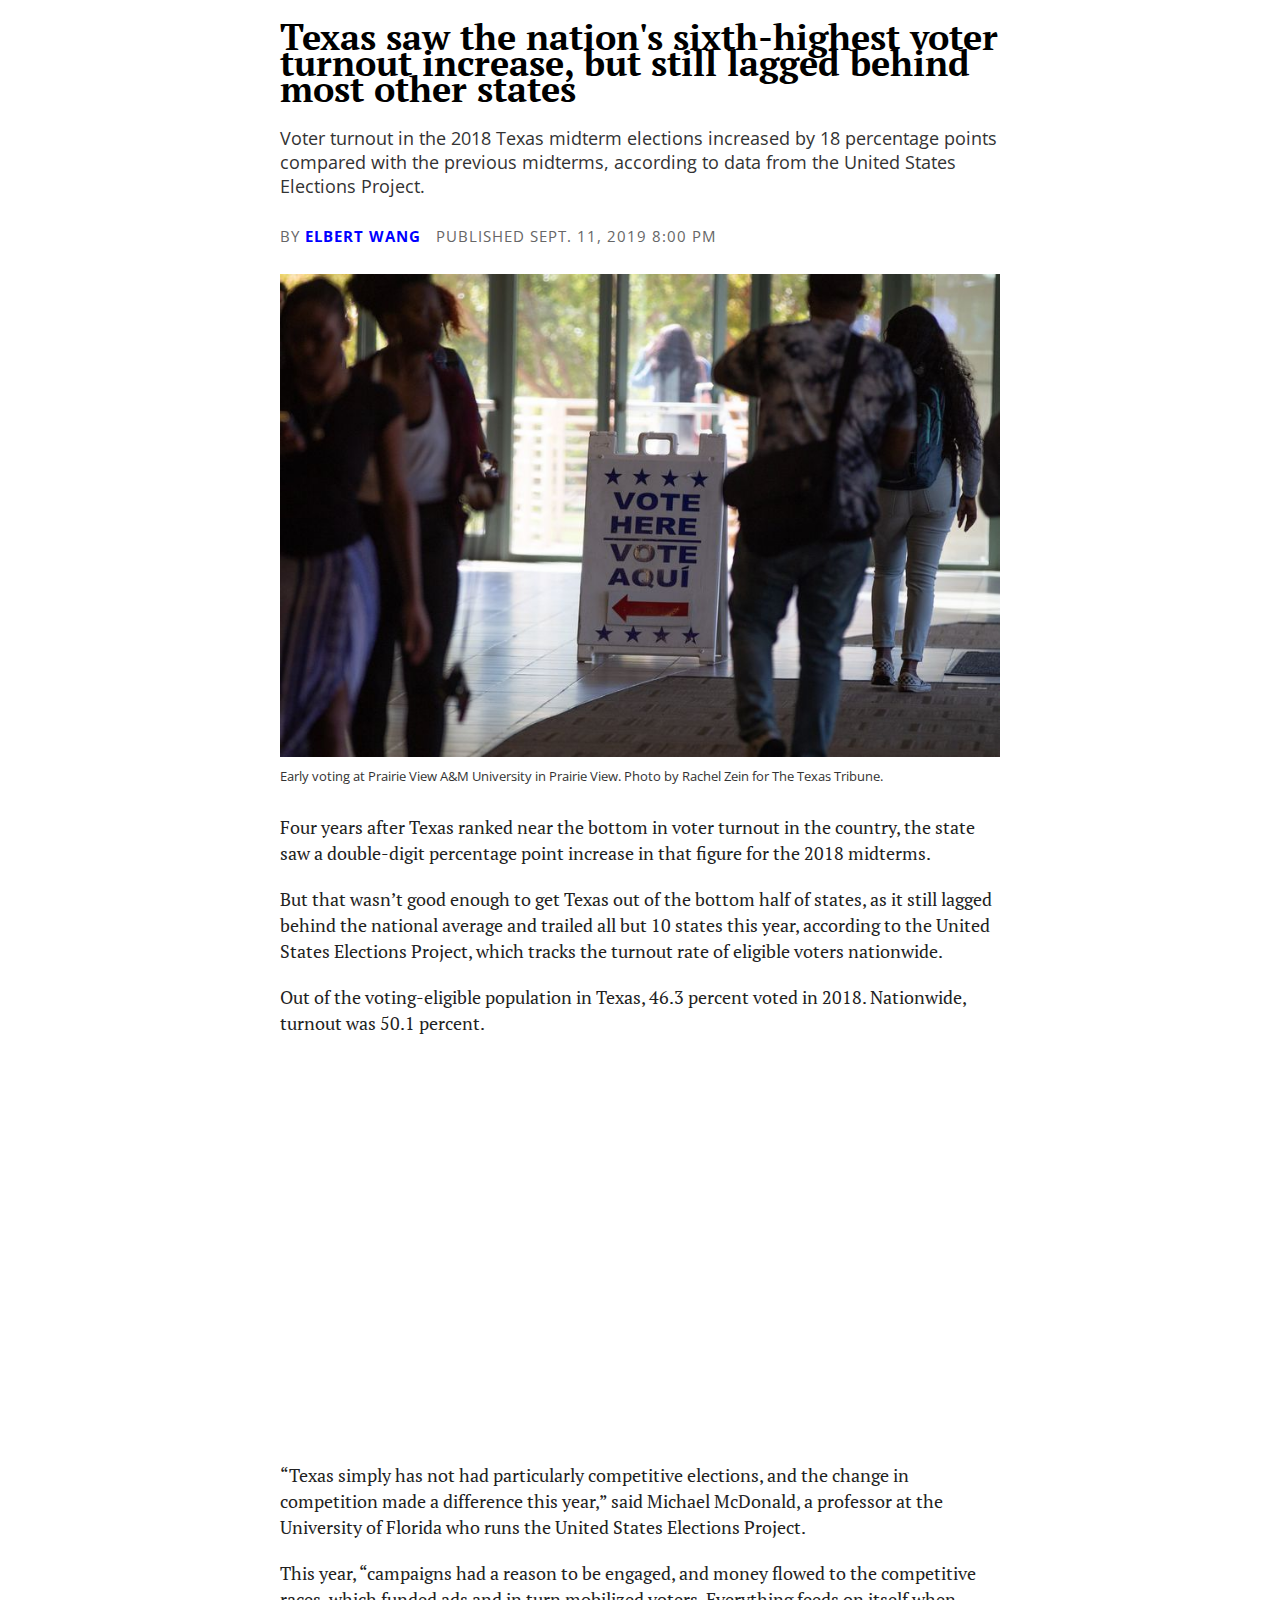
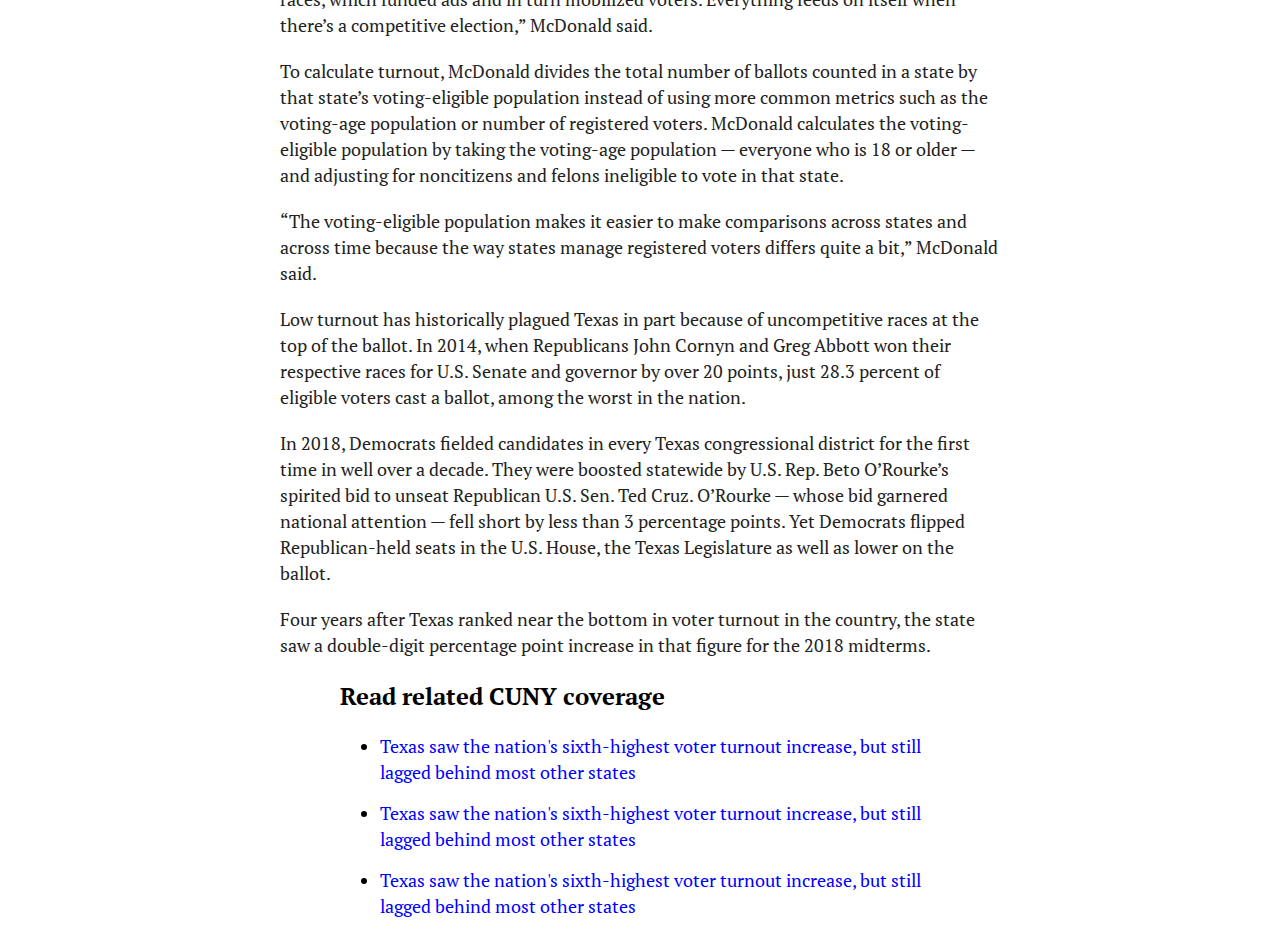
<file: completed.html>
<!DOCTYPE html>
<html>

<head>
    <meta charset="UTF-8">
    <meta name="viewport" content="width=device-width,initial-scale=1">
    <title></title>
    <meta name="author" content="name">
    <meta name="description" content="description here">
    <meta name="keywords" content="keywords,here">
    <link rel="shortcut icon" href="favicon.ico" type="image/vnd.microsoft.icon">
    <link href="https://fonts.googleapis.com/css?family=Open+Sans:400,700|PT+Serif:400,700&display=swap" rel="stylesheet">
    <link rel="stylesheet" href="styles.css" type="text/css">
</head>

<body>
    <main>
        <article>
            <div class="article-hed">
                <h1 class="hed">
                    Texas saw the nation's sixth-highest voter turnout increase, but still lagged behind most other states
                </h1>
                <h3 class="dek">
                    Voter turnout in the 2018 Texas midterm elections increased by 18 percentage points compared with the previous midterms, according to data from the United States Elections Project.
                </h3>
                <h5 class="byline">
                    By <span class="name"><a href="https://twitter.com/elbertwang1">Elbert Wang</a></span>
                    <time class="pub-date" datetime="2019-09-11 20:00">
                        Published Sept. 11, 2019 8:00 PM
                    </time>
                </h5>
            </div>
            <div class="article-photo">
                <img class="photo" src="images/earlyvoting.jpg">
                <p class="photo-caption">Early voting at Prairie View A&M University in Prairie View. Photo by Rachel Zein for The Texas Tribune.</p>
            </div>
            <div class="article-copy">
                <p class="copy">Four years after Texas ranked near the bottom in voter turnout in the country, the state saw a double-digit percentage point increase in that figure for the 2018 midterms.
                </p>
                <p class="copy">But that wasn’t good enough to get Texas out of the bottom half of states, as it still lagged behind the national average and trailed all but 10 states this year, according to the United States Elections Project, which tracks the turnout rate of eligible voters nationwide.
                </p>
                <p class="copy">Out of the voting-eligible population in Texas, 46.3 percent voted in 2018. Nationwide, turnout was 50.1 percent.
                </p>
                <iframe title="Voter turnout" aria-label="USA states choropleth map" id="datawrapper-chart-6ISWt" src="//datawrapper.dwcdn.net/6ISWt/1/" scrolling="no" frameborder="0" style="width: 0; min-width: 100% !important; border: none;" height="400"></iframe>
                <script type="text/javascript">
                ! function() {
                    "use strict";
                    window.addEventListener("message", function(a) {
                        if (void 0 !== a.data["datawrapper-height"])
                            for (var e in a.data["datawrapper-height"]) {
                                var t = document.getElementById("datawrapper-chart-" + e) || document.querySelector("iframe[src*='" + e + "']");
                                t && (t.style.height = a.data["datawrapper-height"][e] + "px")
                            }
                    })
                }();
                </script>
                <p class="copy">“Texas simply has not had particularly competitive elections, and the change in competition made a difference this year,” said Michael McDonald, a professor at the University of Florida who runs the United States Elections Project.
                </p>
                <p class="copy">This year, “campaigns had a reason to be engaged, and money flowed to the competitive races, which funded ads and in turn mobilized voters. Everything feeds on itself when there’s a competitive election,” McDonald said.
                </p>
                <p class="copy">To calculate turnout, McDonald divides the total number of ballots counted in a state by that state’s voting-eligible population instead of using more common metrics such as the voting-age population or number of registered voters. McDonald calculates the voting-eligible population by taking the voting-age population — everyone who is 18 or older — and adjusting for noncitizens and felons ineligible to vote in that state.
                </p>
                <p class="copy">“The voting-eligible population makes it easier to make comparisons across states and across time because the way states manage registered voters differs quite a bit,” McDonald said.
                </p>
                <p class="copy">Low turnout has historically plagued Texas in part because of uncompetitive races at the top of the ballot. In 2014, when Republicans John Cornyn and Greg Abbott won their respective races for U.S. Senate and governor by over 20 points, just 28.3 percent of eligible voters cast a ballot, among the worst in the nation.
                </p>
                <p class="copy">In 2018, Democrats fielded candidates in every Texas congressional district for the first time in well over a decade. They were boosted statewide by U.S. Rep. Beto O’Rourke’s spirited bid to unseat Republican U.S. Sen. Ted Cruz. O’Rourke — whose bid garnered national attention — fell short by less than 3 percentage points. Yet Democrats flipped Republican-held seats in the U.S. House, the Texas Legislature as well as lower on the ballot.
                </p>
                <p class="copy">Four years after Texas ranked near the bottom in voter turnout in the country, the state saw a double-digit percentage point increase in that figure for the 2018 midterms.
                </p>
            </div>
            <div class="related-stories">
                <p class="read-more"><b>Read related CUNY coverage</b></p>
                <ul>
                    <li><a href="https://jour71105.github.io/my-first-article/completed.html">Texas saw the nation's sixth-highest voter turnout increase, but still lagged behind most other states</a></li>
                    <li><a href="https://jour71105.github.io/my-first-article/completed.html">Texas saw the nation's sixth-highest voter turnout increase, but still lagged behind most other states</a></li>
                    <li><a href="https://jour71105.github.io/my-first-article/completed.html">Texas saw the nation's sixth-highest voter turnout increase, but still lagged behind most other states</a></li>
                </ul>
            </div>
        </article>
    </main>
</body>

</html>
</file>
<file: styles.css>
body {
    font-family: "PT Serif";
    font-size: 18px;
    line-height: 26px;
}

.article-hed {
    max-width: 720px;
    margin: auto;
}

.hed {
    font-size: 36px;
    /*font-weight: 400;*/
}

.dek {
    font-family: "Open Sans";
    font-weight: 400;
    font-size: 18px;
    line-height: 24px;
    color: #333;
}

.byline {
    font-family: "Open Sans";
    text-transform: uppercase;
    font-weight: 400;
    letter-spacing: 1px;
    color: #666;
}

.byline .name {
    font-weight: 700;
    padding: 0 10px 0 0;
}

.pub-date {}

.article-photo {
    max-width: 720px;
    margin: auto;
}

.photo {
    width: 100%;
}

.photo-caption {
    margin: 0;
    font-family: "Open Sans";
    font-size: 13px;
    color: #333;
}

.article-copy {
    max-width: 720px;
    margin: 25px auto 25px auto;
}

.copy {
    margin: 0 auto 20px auto;
    color: #222;
}

.related-stories {
    max-width: 600px;
    margin: 20px auto 20px auto;
}

.related-stories ul li {
    margin: 0 0 15px 0;
}

.read-more {
    font-size: 24px;
}

a {
    color: inherit;
    text-decoration: none;
    color: blue;
}

a:hover {
    text-decoration: underline;
}
</file>
